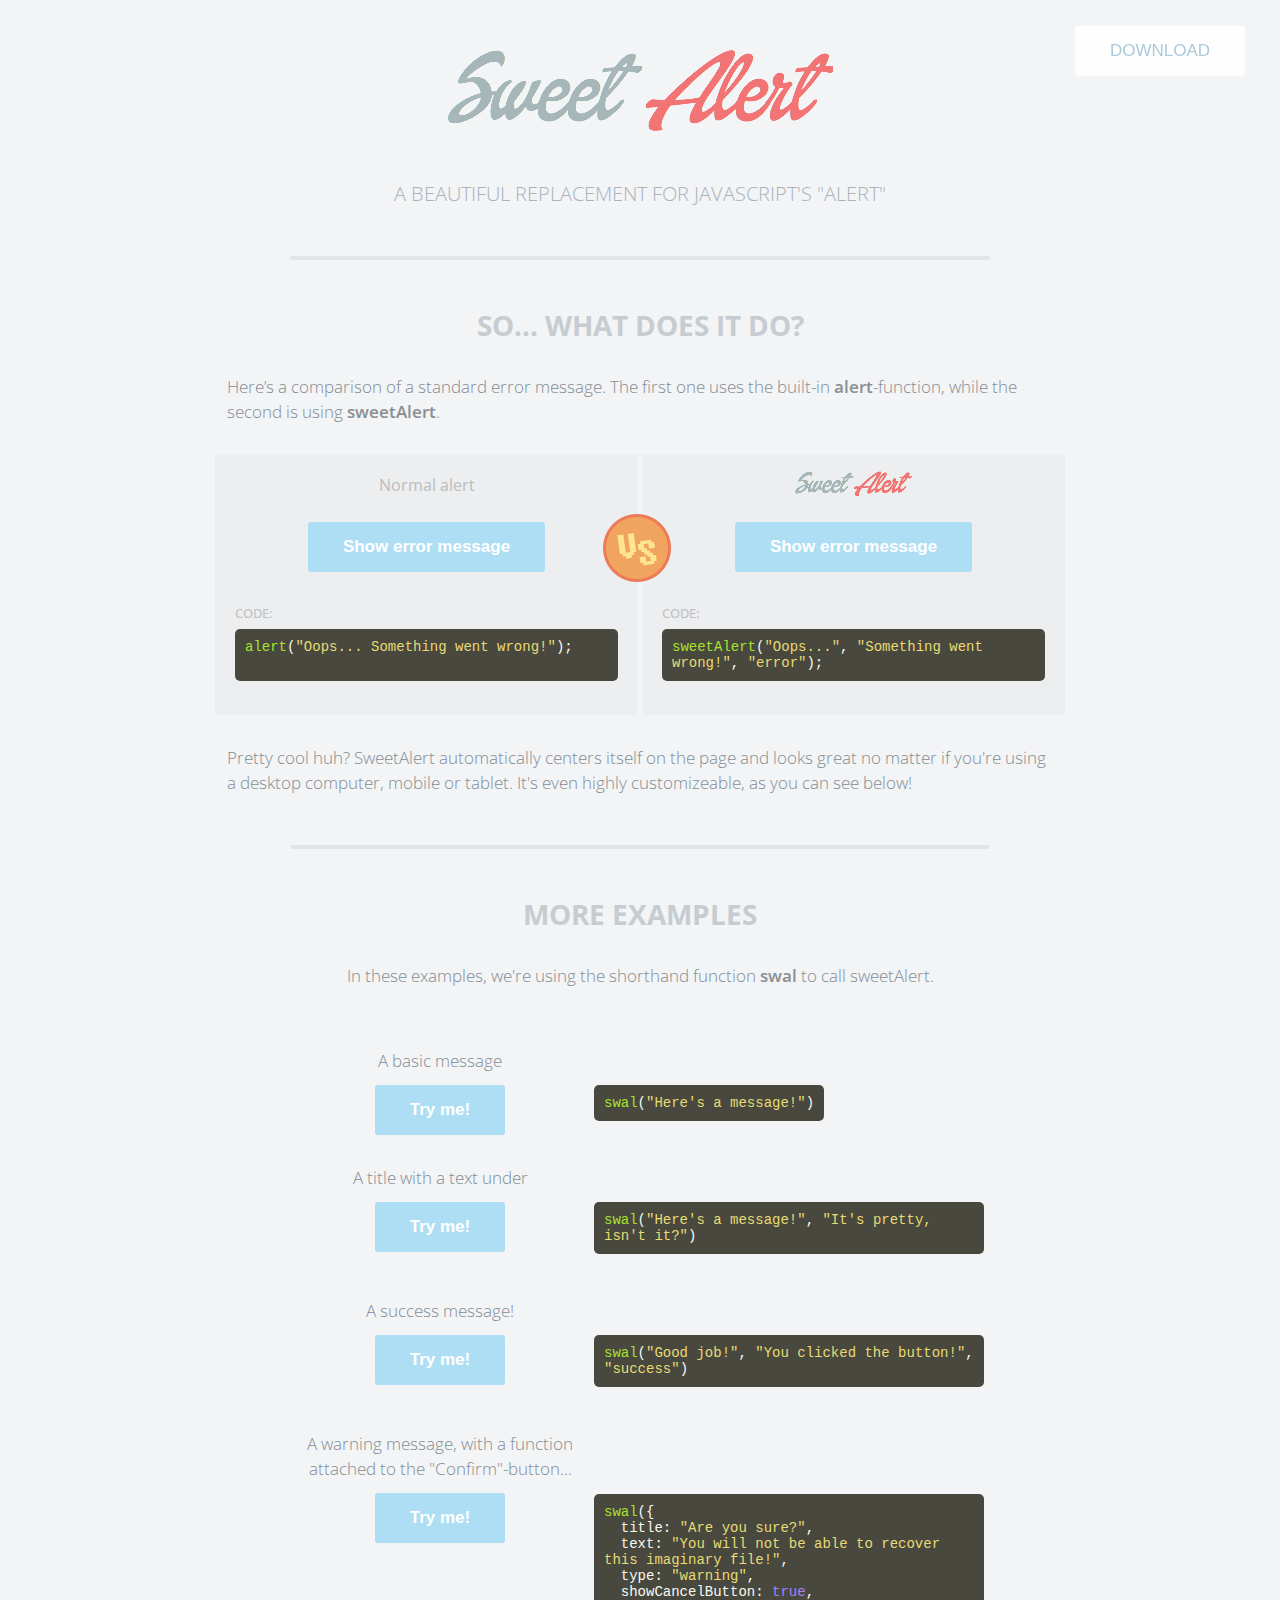
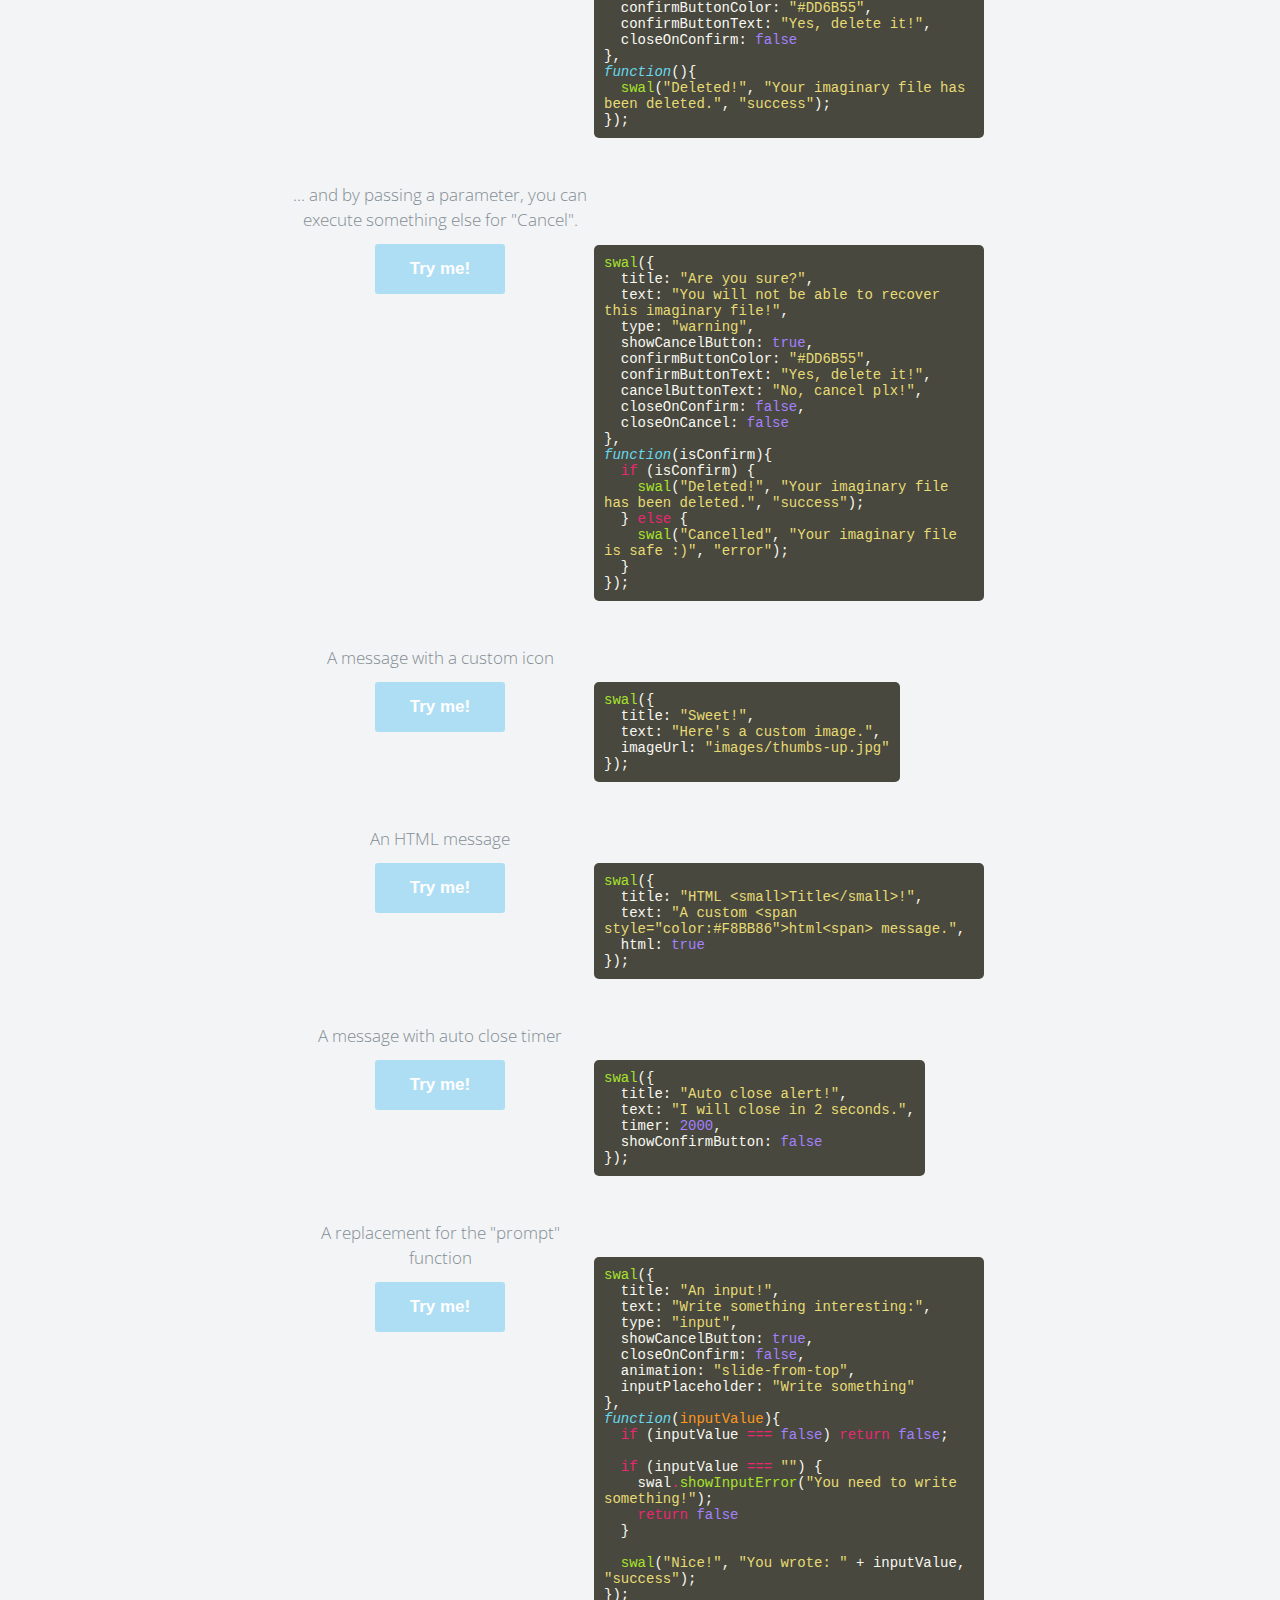
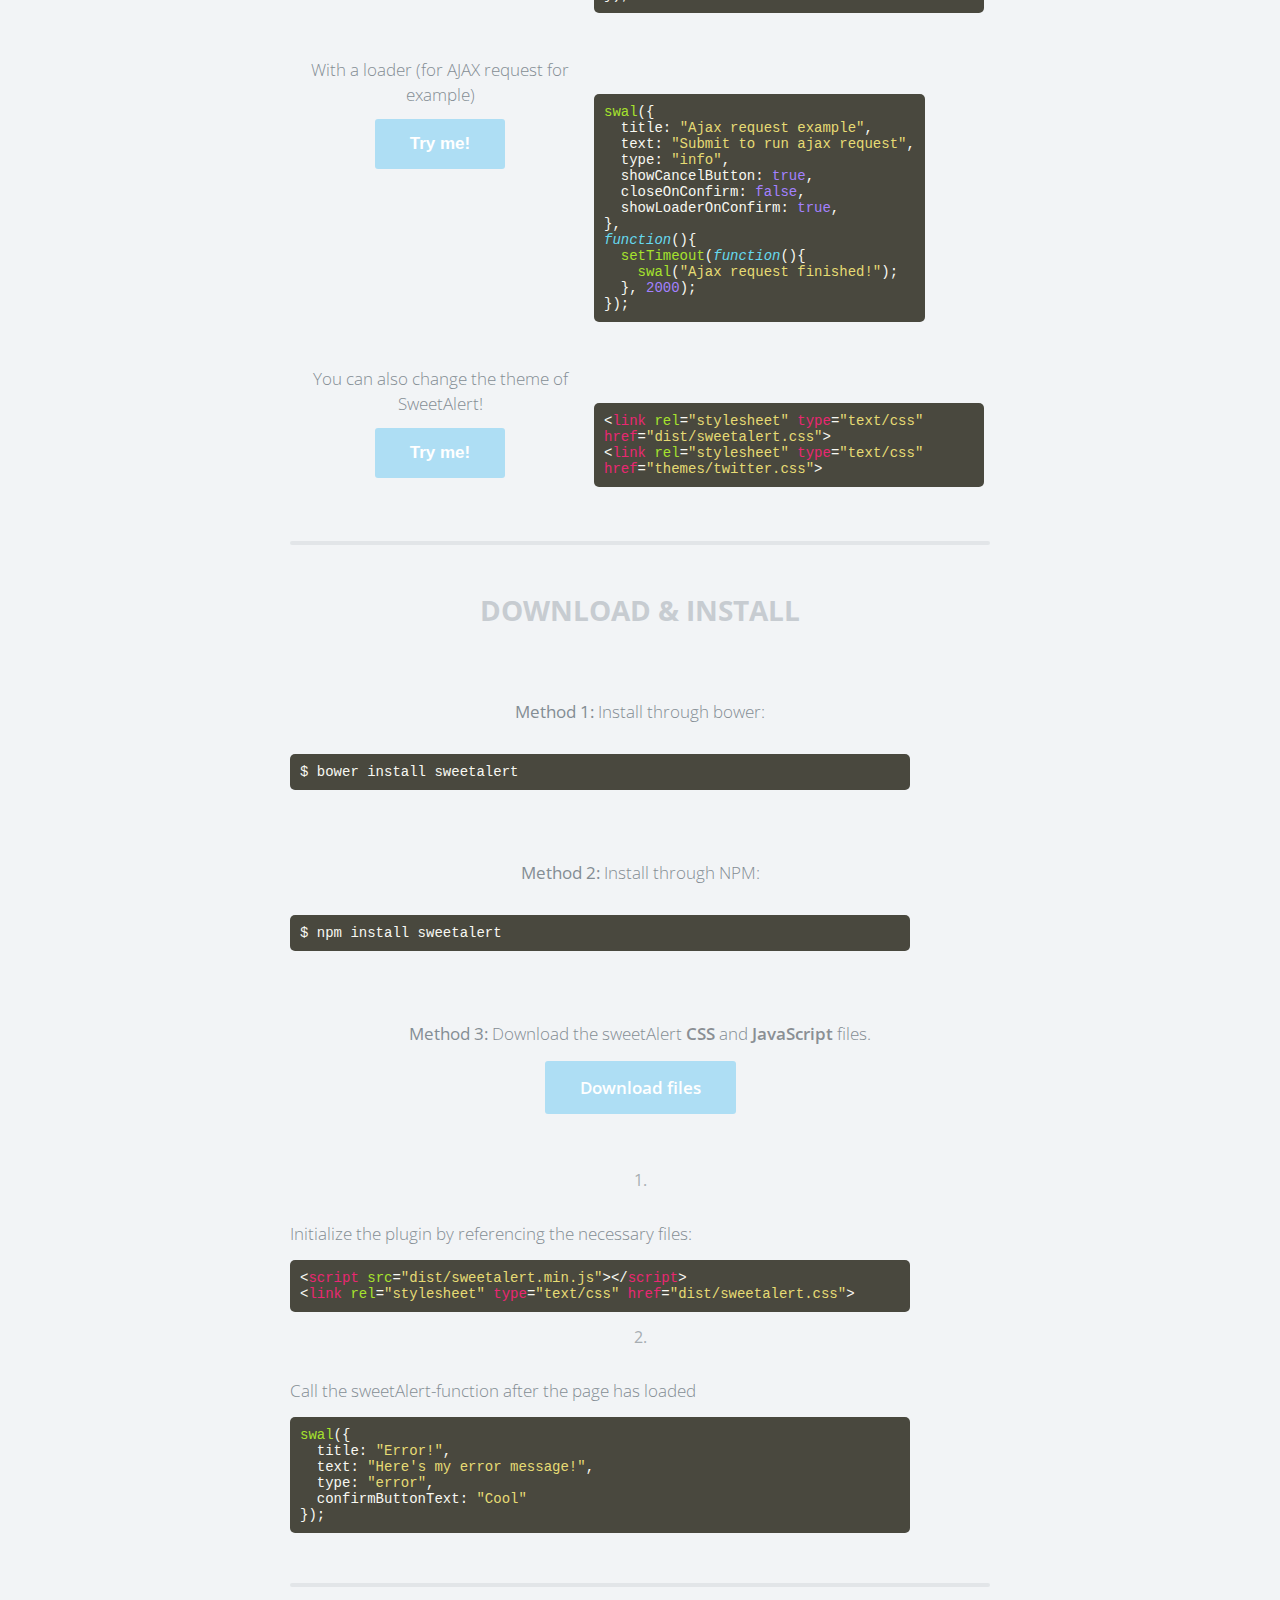
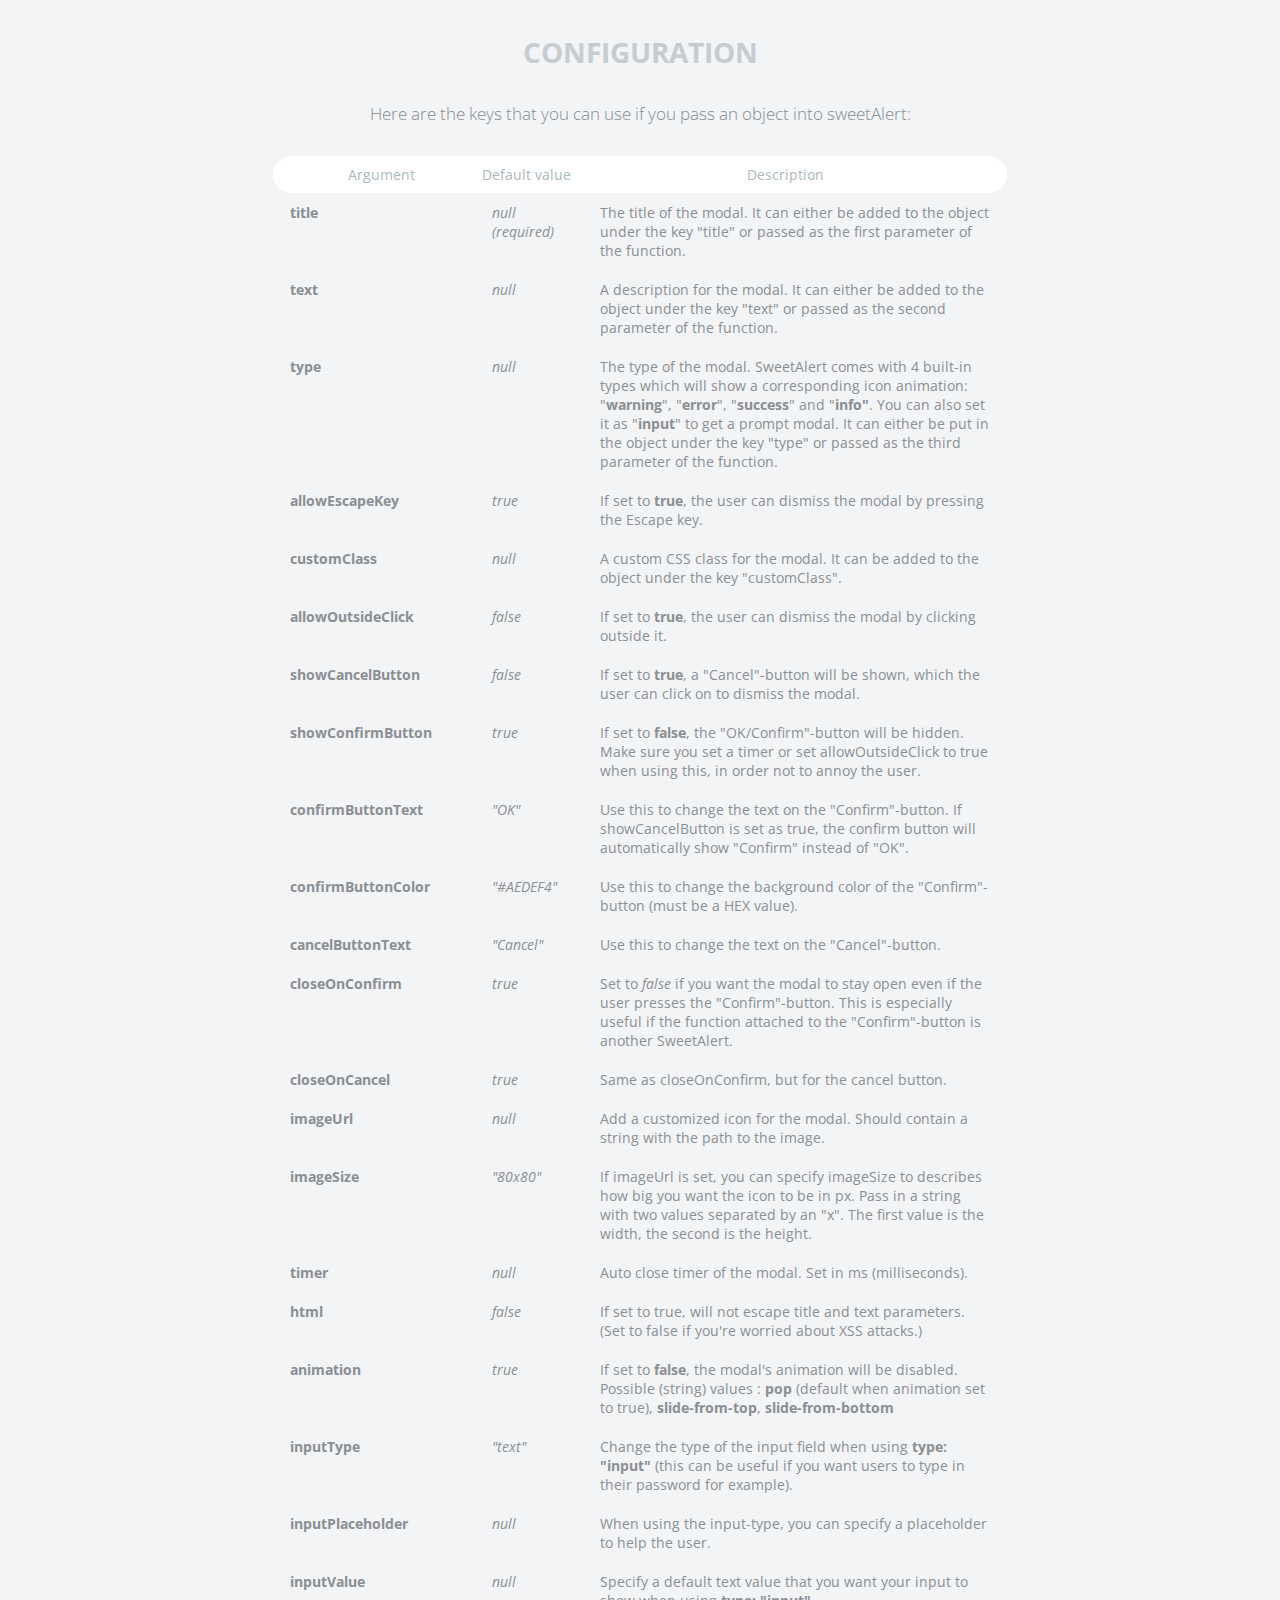
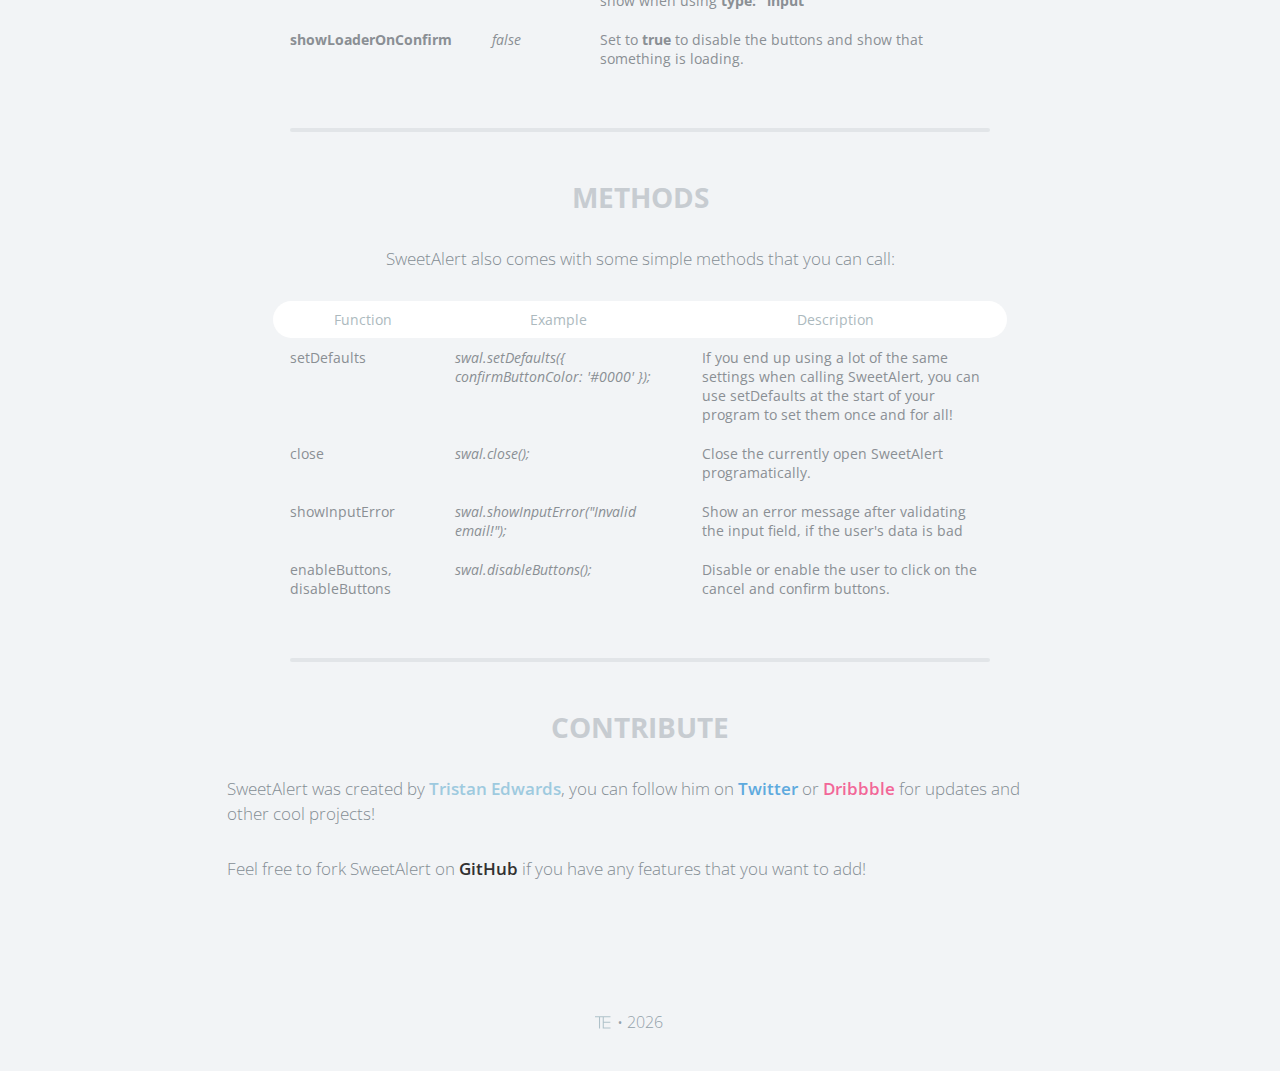
<file: login/sweet alert master/index.html>
<!doctype html>

<html>

<head>
  <meta charset="utf-8">
  <meta name="viewport" content="width=device-width, initial-scale=1, maximum-scale=1, user-scalable=0" />
  <title>SweetAlert</title>

  <link rel="stylesheet" href="example/example.css">
  <script src="https://code.jquery.com/jquery-2.1.3.min.js"></script>

  <!-- This is what you need -->
  <script src="dist/sweetalert-dev.js"></script>
  <link rel="stylesheet" href="dist/sweetalert.css">
  <!--.......................-->

</head>

<body>

<h1>Sweet Alert</h1>
<h2>A beautiful replacement for JavaScript's "Alert"</h2>
<button class="download">Download</button>

<!-- What does it do? -->
<h3>So... What does it do?</h3>
<p>Here’s a comparison of a standard error message. The first one uses the built-in <strong>alert</strong>-function, while the second is using <strong>sweetAlert</strong>.</p>

<div class="showcase normal">
	<h4>Normal alert</h4>
	<button>Show error message</button>

	<h5>Code:</h5>
	<pre><span class="attr">alert</span>(<span class="str">"Oops... Something went wrong!"</span>);

	</pre>

	<div class="vs-icon"></div>
</div>

<div class="showcase sweet">
	<h4>Sweet Alert</h4>
	<button>Show error message</button>

	<h5>Code:</h5>
	<pre><span class="attr">sweetAlert</span>(<span class="str">"Oops..."</span>, <span class="str">"Something went wrong!"</span>, <span class="str">"error"</span>);</pre>
</div>

<p>Pretty cool huh? SweetAlert automatically centers itself on the page and looks great no matter if you're using a desktop computer, mobile or tablet. It's even highly customizeable, as you can see below!</p>


<!-- Examples -->
<h3>More examples</h3>

<p class="center">In these examples, we're using the shorthand function <strong>swal</strong> to call sweetAlert.</p>

<ul class="examples">

	<li class="message">
		<div class="ui">
			<p>A basic message</p>
			<button>Try me!</button>
		</div>
		<pre><span class="attr">swal</span>(<span class="str">"Here's a message!"</span>)</pre>
	</li>

	<li class="title-text">
		<div class="ui">
			<p>A title with a text under</p>
			<button>Try me!</button>
		</div>
		<pre><span class="attr">swal</span>(<span class="str">"Here's a message!"</span>, <span class="str">"It's pretty, isn't it?"</span>)</pre>
	</li>

	<li class="success">
		<div class="ui">
			<p>A success message!</p>
			<button>Try me!</button>
		</div>
		<pre><span class="attr">swal</span>(<span class="str">"Good job!"</span>, <span class="str">"You clicked the button!"</span>, <span class="str">"success"</span>)</pre>
	</li>

	<li class="warning confirm">
		<div class="ui">
			<p>A warning message, with a function attached to the "Confirm"-button...</p>
			<button>Try me!</button>
		</div>
		<pre><span class="attr">swal</span>({
&nbsp;&nbsp;title: <span class="str">"Are you sure?"</span>,
&nbsp;&nbsp;text: <span class="str">"You will not be able to recover this imaginary file!"</span>,
&nbsp;&nbsp;type: <span class="str">"warning"</span>,
&nbsp;&nbsp;showCancelButton: <span class="val">true</span>,
&nbsp;&nbsp;confirmButtonColor: <span class="str">"#DD6B55"</span>,
&nbsp;&nbsp;confirmButtonText: <span class="str">"Yes, delete it!"</span>,
&nbsp;&nbsp;closeOnConfirm: <span class="val">false</span>
},
<span class="func"><i>function</i></span>(){
&nbsp;&nbsp;<span class="attr">swal</span>(<span class="str">"Deleted!"</span>, <span class="str">"Your imaginary file has been deleted."</span>, <span class="str">"success"</span>);
});</pre>
	</li>

	<li class="warning cancel">
		<div class="ui">
			<p>... and by passing a parameter, you can execute something else for "Cancel".</p>
			<button>Try me!</button>
		</div>
		<pre><span class="attr">swal</span>({
&nbsp;&nbsp;title: <span class="str">"Are you sure?"</span>,
&nbsp;&nbsp;text: <span class="str">"You will not be able to recover this imaginary file!"</span>,
&nbsp;&nbsp;type: <span class="str">"warning"</span>,
&nbsp;&nbsp;showCancelButton: <span class="val">true</span>,
&nbsp;&nbsp;confirmButtonColor: <span class="str">"#DD6B55"</span>,
&nbsp;&nbsp;confirmButtonText: <span class="str">"Yes, delete it!"</span>,
&nbsp;&nbsp;cancelButtonText: <span class="str">"No, cancel plx!"</span>,
&nbsp;&nbsp;closeOnConfirm: <span class="val">false</span>,
&nbsp;&nbsp;closeOnCancel: <span class="val">false</span>
},
<span class="func"><i>function</i></span>(isConfirm){
&nbsp;&nbsp;<span class="tag">if</span> (isConfirm) {
&nbsp;&nbsp;&nbsp;&nbsp;<span class="attr">swal</span>(<span class="str">"Deleted!"</span>, <span class="str">"Your imaginary file has been deleted."</span>, <span class="str">"success"</span>);
&nbsp;&nbsp;} <span class="tag">else</span> {
	&nbsp;&nbsp;&nbsp;&nbsp;<span class="attr">swal</span>(<span class="str">"Cancelled"</span>, <span class="str">"Your imaginary file is safe :)"</span>, <span class="str">"error"</span>);
&nbsp;&nbsp;}
});</pre>
	</li>

	<li class="custom-icon">
		<div class="ui">
			<p>A message with a custom icon</p>
			<button>Try me!</button>
		</div>
		<pre><span class="attr">swal</span>({
&nbsp;&nbsp;title: <span class="str">"Sweet!"</span>,
&nbsp;&nbsp;text: <span class="str">"Here's a custom image."</span>,
&nbsp;&nbsp;imageUrl: <span class="str">"images/thumbs-up.jpg"</span>
});</pre>
	</li>

	<li class="message-html">
		<div class="ui">
			<p>An HTML message</p>
			<button>Try me!</button>
		</div>
		<pre><span class="attr">swal</span>({
&nbsp;&nbsp;title: <span class="str">"HTML &lt;small&gt;Title&lt;/small&gt;!"</span>,
&nbsp;&nbsp;text: <span class="str">"A custom &lt;span style="color:#F8BB86"&gt;html&lt;span&gt; message."</span>,
&nbsp;&nbsp;html: <span class="val">true</span>
});</pre>
	</li>

	<li class="timer">
		<div class="ui">
			<p>A message with auto close timer</p>
			<button>Try me!</button>
		</div>
		<pre><span class="attr">swal</span>({
&nbsp;&nbsp;title: <span class="str">"Auto close alert!"</span>,
&nbsp;&nbsp;text: <span class="str">"I will close in 2 seconds."</span>,
&nbsp;&nbsp;timer: <span class="val">2000</span>,
&nbsp;&nbsp;showConfirmButton: <span class="val">false</span>
});</pre>
	</li>


	<li class="input">
		<div class="ui">
			<p>A replacement for the "prompt" function</p>
			<button>Try me!</button>
		</div>
		<pre><span class="attr">swal</span>({
&nbsp;&nbsp;title: <span class="str">"An input!"</span>,
&nbsp;&nbsp;text: <span class="str">"Write something interesting:"</span>,
&nbsp;&nbsp;type: <span class="str">"input"</span>,
&nbsp;&nbsp;showCancelButton: <span class="val">true</span>,
&nbsp;&nbsp;closeOnConfirm: <span class="val">false</span>,
&nbsp;&nbsp;animation: <span class="str">"slide-from-top"</span>,
&nbsp;&nbsp;inputPlaceholder: <span class="str">"Write something"</span>
},
<span class="func"><i>function</i></span>(<span class="arg">inputValue</span>){
&nbsp;&nbsp;<span class="tag">if</span> (inputValue <span class="tag">===</span> <span class="val">false</span>) <span class="tag">return</span> <span class="val">false</span>;
&nbsp;&nbsp;
&nbsp;&nbsp;<span class="tag">if</span> (inputValue <span class="tag">===</span> <span class="str">""</span>) {
&nbsp;&nbsp;&nbsp;&nbsp;swal<span class="tag">.</span><span class="attr">showInputError</span>(<span class="str">"You need to write something!"</span>);
&nbsp;&nbsp;&nbsp;&nbsp;<span class="tag">return</span> <span class="val">false</span>
&nbsp;&nbsp;}
&nbsp;&nbsp;
&nbsp;&nbsp;<span class="attr">swal</span>(<span class="str">"Nice!"</span>, <span class="str">"You wrote: "</span> + inputValue, <span class="str">"success"</span>);
});</pre>
	</li>

  <li class="ajax">
    <div class="ui">
			<p>With a loader (for AJAX request for example)</p>
			<button>Try me!</button>
		</div>
		<pre><span class="attr">swal</span>({
&nbsp;&nbsp;title: <span class="str">"Ajax request example"</span>,
&nbsp;&nbsp;text: <span class="str">"Submit to run ajax request"</span>,
&nbsp;&nbsp;type: <span class="str">"info"</span>,
&nbsp;&nbsp;showCancelButton: <span class="val">true</span>,
&nbsp;&nbsp;closeOnConfirm: <span class="val">false</span>,
&nbsp;&nbsp;showLoaderOnConfirm: <span class="val">true</span>,
},
<span class="func"><i>function</i></span>(){
&nbsp;&nbsp;<span class="attr">setTimeout</span>(<span class="func"><i>function</i></span>(){
&nbsp;&nbsp;&nbsp;&nbsp;<span class="attr">swal</span>(<span class="str">"Ajax request finished!"</span>);
&nbsp;&nbsp;}, <span class="val">2000</span>);
});</pre>
	</li>

	<li class="theme">
		<div class="ui">
			<p>You can also change the theme of SweetAlert!</p>
			<button>Try me!</button>
		</div>
		<pre>&lt;<span class="tag">link</span> <span class="attr">rel</span>=<span class="str">"stylesheet"</span> <span class="tag">type</span>=<span class="str">"text/css"</span> <span class="tag">href</span>=<span class="str">"dist/sweetalert.css"</span>&gt;
			&lt;<span class="tag">link</span> <span class="attr">rel</span>=<span class="str">"stylesheet"</span> <span class="tag">type</span>=<span class="str">"text/css"</span> <span class="tag">href</span>=<span class="str">"themes/twitter.css"</span>&gt;</pre>
	</li>

</ul>


<!-- Download & Install -->
<h3 id="download-section">Download & install</h3>

<div class="center-container">
	<p class="center"><b>Method 1:</b> Install through bower:</p>
	<pre class="center">$ bower install sweetalert</pre>
</div>

<div class="center-container">
	<p class="center"><b>Method 2:</b> Install through NPM:</p>
	<pre class="center">$ npm install sweetalert</pre>
</div>

<p class="center"><b>Method 3:</b> Download the sweetAlert <strong>CSS</strong> and <strong>JavaScript</strong> files.</p>

<a class="button" href="https://github.com/t4t5/sweetalert/archive/master.zip" download>Download files</a>

<ol>
	<li>
		<p>Initialize the plugin by referencing the necessary files:</p>
		<pre>&lt;<span class="tag">script</span> <span class="attr">src</span>=<span class="str">"dist/sweetalert.min.js"</span>&gt;&lt;/<span class="tag">script</span>&gt;
&lt;<span class="tag">link</span> <span class="attr">rel</span>=<span class="str">"stylesheet"</span> <span class="tag">type</span>=<span class="str">"text/css"</span> <span class="tag">href</span>=<span class="str">"dist/sweetalert.css"</span>&gt;</pre>
	</li>

	<li>
		<p>Call the sweetAlert-function after the page has loaded</p>
		<pre><span class="attr">swal</span>({
&nbsp;&nbsp;title: <span class="str">"Error!"</span>,
&nbsp;&nbsp;text: <span class="str">"Here's my error message!"</span>,
&nbsp;&nbsp;type: <span class="str">"error"</span>,
&nbsp;&nbsp;confirmButtonText: <span class="str">"Cool"</span>
});
</pre>
	</li>
</ol>



<!-- Configuration -->
<h3>Configuration</h3>

<p class="center">Here are the keys that you can use if you pass an object into sweetAlert:</p>

<table>
	<tr class="titles">
		<th>
			<div class="border-left"></div>
			Argument
		</th>
		<th>Default value</th>
		<th>
			<div class="border-right"></div>
			Description
		</th>
	</tr>
	<tr>
		<td><b>title</b></td>
		<td><i>null (required)</i></td>
		<td>The title of the modal. It can either be added to the object under the key "title" or passed as the first parameter of the function.</td>
	</tr>
	<tr>
		<td><b>text</b></td>
		<td><i>null</i></td>
		<td>A description for the modal. It can either be added to the object under the key "text" or passed as the second parameter of the function.</td>
	</tr>
	<tr>
		<td><b>type</b></td>
		<td><i>null</i></td>
		<td>The type of the modal. SweetAlert comes with 4 built-in types which will show a corresponding icon animation: "<strong>warning</strong>", "<strong>error</strong>", "<strong>success</strong>" and "<strong>info"</strong>. You can also set it as "<strong>input</strong>" to get a prompt modal. It can either be put in the object under the key "type" or passed as the third parameter of the function.</td>
	</tr>
    <tr>
      <td><b>allowEscapeKey</b></td>
      <td><i>true</i></td>
      <td>If set to <strong>true</strong>, the user can dismiss the modal by pressing the Escape key.</td>
    </tr>
	<tr>
		<td><b>customClass</b></td>
		<td><i>null</i></td>
		<td>A custom CSS class for the modal. It can be added to the object under the key "customClass".</td>
	</tr>
	<tr>
		<td><b>allowOutsideClick</b></td>
		<td><i>false</i></td>
		<td>If set to <strong>true</strong>, the user can dismiss the modal by clicking outside it.</td>
	</tr>
	<tr>
		<td><b>showCancelButton</b></td>
		<td><i>false</i></td>
		<td>If set to <strong>true</strong>, a "Cancel"-button will be shown, which the user can click on to dismiss the modal.</td>
	</tr>
	<tr>
		<td><b>showConfirmButton</b></td>
		<td><i>true</i></td>
		<td>If set to <strong>false</strong>, the "OK/Confirm"-button will be hidden. Make sure you set a timer or set allowOutsideClick to true when using this, in order not to annoy the user.</td>
	</tr>
	<tr>
		<td><b>confirmButtonText</b></td>
		<td><i>"OK"</i></td>
		<td>Use this to change the text on the "Confirm"-button. If showCancelButton is set as true, the confirm button will automatically show "Confirm" instead of "OK".</td>
	</tr>
	<tr>
		<td><b>confirmButtonColor</b></td>
		<td><i>"#AEDEF4"</i></td>
		<td>Use this to change the background color of the "Confirm"-button (must be a HEX value).</td>
	</tr>
	<tr>
		<td><b>cancelButtonText</b></td>
		<td><i>"Cancel"</i></td>
		<td>Use this to change the text on the "Cancel"-button.</td>
	</tr>
	<tr>
		<td><b>closeOnConfirm</b></td>
		<td><i>true</i></td>
		<td>Set to <i>false</i> if you want the modal to stay open even if the user presses the "Confirm"-button. This is especially useful if the function attached to the "Confirm"-button is another SweetAlert.</td>
	</tr>
	<tr>
		<td><b>closeOnCancel</b></td>
		<td><i>true</i></td>
		<td>Same as closeOnConfirm, but for the cancel button.</td>
	</tr>
	<tr>
		<td><b>imageUrl</b></td>
		<td><i>null</i></td>
		<td>Add a customized icon for the modal. Should contain a string with the path to the image.</td>
	</tr>
	<tr>
		<td><b>imageSize</b></td>
		<td><i>"80x80"</i></td>
		<td>If imageUrl is set, you can specify imageSize to describes how big you want the icon to be in px. Pass in a string with two values separated by an "x". The first value is the width, the second is the height.</td>
	</tr>
	<tr>
		<td><b>timer</b></td>
		<td><i>null</i></td>
		<td>Auto close timer of the modal. Set in ms (milliseconds).</td>
	</tr>
	<tr>
		<td><b>html</b></td>
		<td><i>false</i></td>
		<td>If set to true, will not escape title and text parameters. (Set to false if you're worried about XSS attacks.)</td>
	</tr>
	<tr>
		<td><b>animation</b></td>
		<td><i>true</i></td>
		<td>If set to <strong>false</strong>, the modal's animation will be disabled. Possible (string) values : <strong>pop</strong> (default when animation set to true), <strong>slide-from-top</strong>, <strong>slide-from-bottom</strong></td>
	</tr>
	<tr>
		<td><b>inputType</b></td>
		<td><i>"text"</i></td>
		<td>Change the type of the input field when using <strong>type: "input"</strong> (this can be useful if you want users to type in their password for example).</td>
	</tr>
	<tr>
		<td><b>inputPlaceholder</b></td>
		<td><i>null</i></td>
		<td>When using the input-type, you can specify a placeholder to help the user.</td>
	</tr>
	<tr>
		<td><b>inputValue</b></td>
		<td><i>null</i></td>
		<td>Specify a default text value that you want your input to show when using <strong>type: "input"</strong></td>
	</tr>
	<tr>
		<td><b>showLoaderOnConfirm</b></td>
		<td><i>false</i></td>
    <td>Set to <strong>true</strong> to disable the buttons and show that something is loading.</td>
	</tr>
</table>


<!-- Methods -->
<h3>Methods</h3>

<p class="center">SweetAlert also comes with some simple methods that you can call:</p>

<table>
	<tr class="titles">
		<th>
			<div class="border-left"></div>
			Function
		</th>
		<th>Example</th>
		<th>
			<div class="border-right"></div>
			Description
		</th>
	</tr>
	<tr>
		<td>setDefaults</td>
		<td><i>swal.setDefaults({ confirmButtonColor: '#0000' });</i></td>
		<td>If you end up using a lot of the same settings when calling SweetAlert, you can use setDefaults at the start of your program to set them once and for all!</td>
	</tr>
	<tr>
		<td>close</td>
		<td><i>swal.close();</i></td>
		<td>Close the currently open SweetAlert programatically.</td>
	</tr>
	<tr>
		<td>showInputError</td>
		<td><i>swal.showInputError("Invalid email!");</i></td>
		<td>Show an error message after validating the input field, if the user's data is bad</td>
	</tr>
	<tr>
		<td>enableButtons, disableButtons</td>
		<td><i>swal.disableButtons();</i></td>
		<td>Disable or enable the user to click on the cancel and confirm buttons.</td>
	</tr>
</table>



<!-- Contribute -->
<h3>Contribute</h3>
<p>SweetAlert was created by <a href="http://tristanedwards.me" target="_blank">Tristan Edwards</a>, you can follow him on <a href="https://twitter.com/t4t5" target="_blank" class="twitter">Twitter</a> or <a href="https://dribbble.com/tristanedwards" target="_blank" class="dribbble">Dribbble</a> for updates and other cool projects!</p>
<p>Feel free to fork SweetAlert on <a href="https://github.com/t4t5/sweetalert" class="github">GitHub</a> if you have any features that you want to add!</p>


<footer>
	<span class="te-logo">TE</span> • <script>document.write(new Date().getFullYear())</script>
</footer>


<script>

document.querySelector('button.download').onclick = function(){
	$("html, body").animate({ scrollTop: $("#download-section").offset().top }, 1000);
};

document.querySelector('.showcase.normal button').onclick = function(){
	alert("Oops... Something went wrong!");
};

document.querySelector('.showcase.sweet button').onclick = function(){
	swal("Oops...", "Something went wrong!", "error");
};

document.querySelector('ul.examples li.message button').onclick = function(){
	swal("Here's a message!");
};

document.querySelector('ul.examples li.timer button').onclick = function(){
	swal({
		title: "Auto close alert!",
		text: "I will close in 2 seconds.",
		timer: 2000,
		showConfirmButton: false
	});
};

document.querySelector('ul.examples li.title-text button').onclick = function(){
	swal("Here's a message!", "It's pretty, isn't it?");
};

document.querySelector('ul.examples li.success button').onclick = function(){
	swal("Good job!", "You clicked the button!", "success");
};

document.querySelector('ul.examples li.warning.confirm button').onclick = function(){
	swal({
		title: "Are you sure?",
		text: "You will not be able to recover this imaginary file!",
		type: "warning",
		showCancelButton: true,
		confirmButtonColor: '#DD6B55',
		confirmButtonText: 'Yes, delete it!',
		closeOnConfirm: false
	},
	function(){
		swal("Deleted!", "Your imaginary file has been deleted!", "success");
	});
};

document.querySelector('ul.examples li.warning.cancel button').onclick = function(){
	swal({
		title: "Are you sure?",
		text: "You will not be able to recover this imaginary file!",
		type: "warning",
		showCancelButton: true,
		confirmButtonColor: '#DD6B55',
		confirmButtonText: 'Yes, delete it!',
		cancelButtonText: "No, cancel plx!",
		closeOnConfirm: false,
		closeOnCancel: false
	},
	function(isConfirm){
    if (isConfirm){
      swal("Deleted!", "Your imaginary file has been deleted!", "success");
    } else {
      swal("Cancelled", "Your imaginary file is safe :)", "error");
    }
	});
};

document.querySelector('ul.examples li.custom-icon button').onclick = function(){
	swal({
		title: "Sweet!",
		text: "Here's a custom image.",
		imageUrl: 'example/images/thumbs-up.jpg'
	});
};

document.querySelector('ul.examples li.message-html button').onclick = function(){
	swal({
		title: "HTML <small>Title</small>!",
		text: 'A custom <span style="color:#F8BB86">html<span> message.',
		html: true
	});
};

document.querySelector('ul.examples li.input button').onclick = function(){
	swal({
		title: "An input!",
		text: 'Write something interesting:',
		type: 'input',
		showCancelButton: true,
		closeOnConfirm: false,
		animation: "slide-from-top",
		inputPlaceholder: "Write something",
	},
	function(inputValue){
		if (inputValue === false) return false;

		if (inputValue === "") {
			swal.showInputError("You need to write something!");
			return false;
		}
    
		swal("Nice!", 'You wrote: ' + inputValue, "success");

	});
};

document.querySelector('ul.examples li.theme button').onclick = function() {
	swal({
		title: "Themes!",
		text: "Here's the Twitter theme for SweetAlert!",
		confirmButtonText: "Cool!",
		customClass: 'twitter'
	});
};

document.querySelector('ul.examples li.ajax button').onclick = function() {
  swal({
    title: 'Ajax request example',
    text: 'Submit to run ajax request',
    type: 'info',
    showCancelButton: true,
    closeOnConfirm: false,
    showLoaderOnConfirm: true,
  }, function(){
    setTimeout(function() {
      swal('Ajax request finished!');
    }, 2000);
  });
};

</script>



</body>

</html>
</file>
<file: login/sweet alert master/example/example.css>
@import url(http://fonts.googleapis.com/css?family=Open+Sans:400,600,700,300);
@import url(http://fonts.googleapis.com/css?family=Open+Sans+Condensed:700);
body {
  background-color: #f2f4f6;
  font-family: 'Open Sans', sans-serif;
  text-align: center; }

h1 {
  background-image: url("images/logo_big.png");
  background-image: -webkit-image-set(url("images/logo_big.png") 1x, url("images/logo_big@2x.png") 2x);
  width: 385px;
  height: 81px;
  text-indent: -9999px;
  white-space: nowrap;
  margin: 50px auto; }
  @media all and (max-width: 420px) {
    h1 {
      width: 300px;
      background-size: contain;
      background-repeat: no-repeat;
      background-position: center; } }
  @media all and (max-width: 330px) {
    h1 {
      width: 250px; } }

h2 {
  font-size: 20px;
  color: #A9B2BC;
  line-height: 25px;
  text-transform: uppercase;
  font-weight: 300;
  text-align: center;
  display: block; }

h3 {
  font-size: 28px;
  color: #C7CCD1;
  text-transform: uppercase;
  font-family: 'Open Sans Condensed', sans-serif;
  margin-top: 100px;
  text-align: center;
  position: relative; }
  h3#download-section {
    margin-top: 50px;
    padding-top: 40px; }
  h3::after {
    content: "";
    background-color: #e2e5e8;
    height: 4px;
    width: 700px;
    left: 50%;
    margin-left: -350px;
    position: absolute;
    margin-top: -50px;
    border-radius: 2px; }
    @media all and (max-width: 740px) {
      h3::after {
        width: auto;
        left: 20px;
        right: 20px;
        margin-left: 0; } }

a {
  text-decoration: none; }

p {
  max-width: 826px;
  margin: 30px auto;
  font-size: 17px;
  font-weight: 300;
  color: #848D94;
  line-height: 25px;
  text-align: left; }
  p.center {
    text-align: center; }
  p strong {
    color: #8A8F94;
    font-weight: 600; }
  p a {
    color: #9ECADF;
    font-weight: 600; }
    p a:hover {
      text-decoration: underline; }
    p a.twitter {
      color: #5eaade; }
    p a.dribbble {
      color: #f26798; }
    p a.github {
      color: #323131; }

button, .button {
  background-color: #AEDEF4;
  color: white;
  border: none;
  box-shadow: none;
  font-size: 17px;
  font-weight: 500;
  font-weight: 600;
  border-radius: 3px;
  padding: 15px 35px;
  margin: 26px 5px 0 5px;
  cursor: pointer; }
  button:focus, .button:focus {
    outline: none; }
  button:hover, .button:hover {
    background-color: #a1d9f2; }
  button:active, .button:active {
    background-color: #81ccee; }
  button.cancel, .button.cancel {
    background-color: #D0D0D0; }
    button.cancel:hover, .button.cancel:hover {
      background-color: #c8c8c8; }
    button.cancel:active, .button.cancel:active {
      background-color: #b6b6b6; }
  button.download, .button.download {
    position: fixed;
    right: 30px;
    top: 0;
    background-color: rgba(255, 255, 255, 0.9);
    color: #ABCADA;
    font-weight: 500;
    text-transform: uppercase;
    z-index: 3; }
    @media all and (max-width: 1278px) {
      button.download, .button.download {
        display: none; } }

.center-container {
  max-width: 700px;
  margin: 70px auto; }

pre {
  background-color: #49483e;
  color: #f8f8f2;
  padding: 10px;
  border-radius: 5px;
  white-space: pre-line;
  text-align: left;
  font-size: 14px;
  max-width: 600px; }
  pre .str {
    color: #e6db74; }
  pre .func {
    color: #66d9ef; }
  pre .val {
    color: #a381ff; }
  pre .tag {
    color: #e92772; }
  pre .attr {
    color: #a6e22d; }
  pre .arg {
    color: #fd9720; }

.showcase {
  background-color: #eceef0;
  padding: 20px;
  display: inline-block;
  width: 383px;
  vertical-align: top;
  position: relative; }
  @media all and (max-width: 865px) {
    .showcase {
      margin: 5px auto;
      padding: 46px 20px; } }
  @media all and (max-width: 440px) {
    .showcase {
      width: auto; } }
  .showcase h4 {
    font-size: 16px;
    color: #BCBCBC;
    line-height: 22px;
    margin: 0 auto;
    font-weight: 400; }
  .showcase.sweet h4 {
    width: 117px;
    height: 25px;
    margin-top: -3px;
    text-indent: -9999px;
    background-image: url("images/logo_small.png");
    background-image: -webkit-image-set(url("images/logo_small.png") 1x, url("images/logo_small@2x.png") 2x); }
  .showcase h5 {
    margin-bottom: -7px;
    text-align: left;
    font-weight: 500;
    text-transform: uppercase;
    color: #c2c2c2; }
  .showcase button {
    margin-bottom: 10px; }
  .showcase .vs-icon {
    background-image: url("images/vs_icon.png");
    background-image: -webkit-image-set(url("images/vs_icon.png") 1x, url("images/vs_icon@2x.png") 2x);
    width: 69px;
    height: 69px;
    position: absolute;
    right: -34px;
    top: 60px;
    z-index: 2; }
    @media all and (max-width: 865px) {
      .showcase .vs-icon {
        margin: 5px auto;
        right: auto;
        left: 50%;
        margin-left: -35px;
        top: auto;
        bottom: -35px; } }

ul.examples {
  list-style-type: none;
  width: 700px;
  margin: 0 auto;
  text-align: left;
  padding-left: 0; }
  @media all and (max-width: 758px) {
    ul.examples {
      width: auto; } }
  ul.examples li {
    padding-left: 0; }
  ul.examples .ui, ul.examples pre {
    display: inline-block;
    vertical-align: top; }
    @media all and (max-width: 758px) {
      ul.examples .ui, ul.examples pre {
        display: block;
        max-width: none;
        margin: 0 auto; } }
  ul.examples .ui {
    width: 300px;
    text-align: center; }
    ul.examples .ui button {
      margin-top: 12px; }
    ul.examples .ui p {
      text-align: center;
      margin-bottom: 0; }
  ul.examples pre {
    max-width: 370px;
    margin-top: 67px; }
    @media all and (max-width: 758px) {
      ul.examples pre {
        margin-top: 16px !important;
        margin-bottom: 60px; } }
  ul.examples .warning pre {
    margin-top: 93px; }

ol {
  max-width: 700px;
  margin: 70px auto;
  list-style-position: inside;
  padding-left: 0; }
  ol li {
    color: #A7ADB2; }
    ol li p {
      margin-bottom: 10px; }

table {
  width: 700px;
  font-size: 14px;
  color: #8a8f94;
  margin: 10px auto;
  text-align: left;
  border-collapse: collapse; }
  @media all and (max-width: 750px) {
    table {
      width: auto;
      margin: 10px 20px; } }
  table th {
    background-color: white;
    padding: 9px;
    color: #acb9be;
    font-weight: 400;
    text-align: center;
    position: relative; }
    table th .border-left, table th .border-right {
      position: absolute;
      background-color: white;
      border-radius: 50%;
      top: 0;
      left: -17px;
      width: 37px;
      height: 37px; }
    table th .border-right {
      left: auto;
      right: -17px; }
    @media all and (max-width: 750px) {
      table th:nth-child(2) {
        display: none; } }
  table td {
    padding: 10px 20px;
    vertical-align: top; }
    table td:first-child {
      padding-left: 0px; }
    table td:last-child {
      padding-right: 0px; }
    @media all and (max-width: 750px) {
      table td:nth-child(2) {
        display: none; } }
    @media all and (max-width: 360px) {
      table td {
        padding: 10px 4px; }
        table td b {
          font-size: 13px; } }

footer {
  margin-top: 100px;
  padding-bottom: 30px;
  color: #9A999F;
  display: inline-block;
  position: relative;
  color: gray;
  font-weight: 400;
  color: #93a1aa;
  font-weight: 300; }
  footer .te-logo {
    text-indent: -99999px;
    background-size: contain;
    background-repeat: no-repeat;
    background-position: center center;
    height: 16px;
    width: 16px;
    display: inline-block;
    margin-right: 5px;
    background-image: url("images/te-logo-small.svg");
    position: absolute;
    left: -22px;
    top: 3px; }

.sweet-alert.twitter {
  font-family: "Helvetica Neue", Helvetica, Arial, sans-serif;
  padding: 15px;
  padding-top: 55px;
  text-align: right;
  border-radius: 6px;
  box-shadow: 0px 0px 0px 1px rgba(0, 0, 0, 0.11), 0px 6px 30px rgba(0, 0, 0, 0.14); }
  .sweet-alert.twitter ~ .sweet-overlay {
    background: rgba(41, 47, 51, 0.9); }
  .sweet-alert.twitter h2 {
    position: absolute;
    top: 0;
    left: 0;
    right: 0;
    height: 40px;
    line-height: 40px;
    font-size: 16px;
    font-weight: 400;
    color: #8899a6;
    margin: 0;
    color: #66757f;
    border-bottom: 1px solid #e1e8ed; }
  .sweet-alert.twitter p {
    display: block;
    text-align: center;
    color: #66757f;
    font-weight: 400;
    font-size: 13px;
    margin-top: 7px; }
  .sweet-alert.twitter .sa-button-container {
    background-color: #f5f8fa;
    border-top: 1px solid #e1e8ed;
    box-shadow: 0px -1px 0px white;
    margin: -15px;
    margin-top: 0; }
  .sweet-alert.twitter[data-has-confirm-button=false][data-has-cancel-button=false] {
    padding-bottom: 10px; }
    .sweet-alert.twitter[data-has-confirm-button=false][data-has-cancel-button=false] .sa-button-container {
      display: none; }
  .sweet-alert.twitter button {
    border-radius: 2px;
    box-shadow: none !important;
    text-shadow: 0px -1px 0px rgba(0, 0, 0, 0.3);
    margin: 17px 0px;
    border-radius: 4px;
    font-size: 14px;
    font-weight: 600;
    padding: 8px 16px;
    position: relative; }
    .sweet-alert.twitter button:focus, .sweet-alert.twitter button.cancel:focus {
      box-shadow: none !important; }
      .sweet-alert.twitter button:focus::before, .sweet-alert.twitter button.cancel:focus::before {
        content: "";
        position: absolute;
        left: -5px;
        top: -5px;
        right: -5px;
        bottom: -5px;
        border: 2px solid #a5b0b4;
        border-radius: 8px; }
    .sweet-alert.twitter button.confirm {
      background-color: #55acee !important;
      background-image: linear-gradient(transparent, rgba(0, 0, 0, 0.05));
      -ms-filter: "progid:DXImageTransform.Microsoft.gradient(startColorstr=#00000000, endColorstr=#0C000000)";
      border: 1px solid #3b88c3;
      box-shadow: inset 0 1px 0 rgba(255, 255, 255, 0.15);
      margin-right: 15px; }
      .sweet-alert.twitter button.confirm:hover {
        background-color: #55acee;
        background-image: linear-gradient(transparent, rgba(0, 0, 0, 0.15));
        -ms-filter: "progid:DXImageTransform.Microsoft.gradient(startColorstr=#00000000, endColorstr=#26000000)";
        border-color: #3b88c3; }
    .sweet-alert.twitter button.cancel {
      color: #66757e;
      background-color: #f5f8fa;
      background-image: linear-gradient(#fff, #f5f8fa);
      text-shadow: 0px -1px 0px white;
      margin-right: 9px;
      border: 1px solid #e1e8ed; }
      .sweet-alert.twitter button.cancel:hover, .sweet-alert.twitter button.cancel:focus:hover {
        background-color: #e1e8ed;
        background-image: linear-gradient(#fff, #e1e8ed);
        -ms-filter: "progid:DXImageTransform.Microsoft.gradient(enabled=false)";
        border-color: #e1e8ed; }
      .sweet-alert.twitter button.cancel:focus {
        background: #fff;
        border-color: #fff; }
  .sweet-alert.twitter .sa-icon {
    transform: scale(0.72);
    margin-bottom: -2px;
    margin-top: -10px; }
  .sweet-alert.twitter input {
    border: 1px solid #e1e8ed;
    border-radius: 3px;
    padding: 10px 7px;
    height: auto;
    box-shadow: none;
    font-size: 13px;
    margin: 10px 0; }
    .sweet-alert.twitter input:focus {
      border-color: #94A1A6;
      box-shadow: inset 0 0 0 1px rgba(77, 99, 107, 0.7); }
  .sweet-alert.twitter fieldset .sa-input-error {
    display: none; }
  .sweet-alert.twitter .sa-error-container {
    text-align: center;
    border: none;
    background-color: #fbedc0;
    margin-bottom: 6px; }
    .sweet-alert.twitter .sa-error-container.show {
      border: 1px solid #f0e1b9; }
    .sweet-alert.twitter .sa-error-container .icon {
      display: none; }
    .sweet-alert.twitter .sa-error-container p {
      color: #292f33;
      font-weight: 600;
      margin-top: 0; }
</file>
<file: login/sweet alert master/dist/sweetalert.css>
body.stop-scrolling {
  height: 100%;
  overflow: hidden; }

.sweet-overlay {
  background-color: black;
  /* IE8 */
  -ms-filter: "progid:DXImageTransform.Microsoft.Alpha(Opacity=40)";
  /* IE8 */
  background-color: rgba(0, 0, 0, 0.4);
  position: fixed;
  left: 0;
  right: 0;
  top: 0;
  bottom: 0;
  display: none;
  z-index: 10000; }

.sweet-alert {
  background-color: white;
  font-family: 'Open Sans', 'Helvetica Neue', Helvetica, Arial, sans-serif;
  width: 478px;
  padding: 17px;
  border-radius: 5px;
  text-align: center;
  position: fixed;
  left: 50%;
  top: 50%;
  margin-left: -256px;
  margin-top: -200px;
  overflow: hidden;
  display: none;
  z-index: 99999; }
  @media all and (max-width: 540px) {
    .sweet-alert {
      width: auto;
      margin-left: 0;
      margin-right: 0;
      left: 15px;
      right: 15px; } }
  .sweet-alert h2 {
    color: #575757;
    font-size: 30px;
    text-align: center;
    font-weight: 600;
    text-transform: none;
    position: relative;
    margin: 25px 0;
    padding: 0;
    line-height: 40px;
    display: block; }
  .sweet-alert p {
    color: #797979;
    font-size: 16px;
    text-align: center;
    font-weight: 300;
    position: relative;
    text-align: inherit;
    float: none;
    margin: 0;
    padding: 0;
    line-height: normal; }
  .sweet-alert fieldset {
    border: none;
    position: relative; }
  .sweet-alert .sa-error-container {
    background-color: #f1f1f1;
    margin-left: -17px;
    margin-right: -17px;
    overflow: hidden;
    padding: 0 10px;
    max-height: 0;
    webkit-transition: padding 0.15s, max-height 0.15s;
    transition: padding 0.15s, max-height 0.15s; }
    .sweet-alert .sa-error-container.show {
      padding: 10px 0;
      max-height: 100px;
      webkit-transition: padding 0.2s, max-height 0.2s;
      transition: padding 0.25s, max-height 0.25s; }
    .sweet-alert .sa-error-container .icon {
      display: inline-block;
      width: 24px;
      height: 24px;
      border-radius: 50%;
      background-color: #ea7d7d;
      color: white;
      line-height: 24px;
      text-align: center;
      margin-right: 3px; }
    .sweet-alert .sa-error-container p {
      display: inline-block; }
  .sweet-alert .sa-input-error {
    position: absolute;
    top: 29px;
    right: 26px;
    width: 20px;
    height: 20px;
    opacity: 0;
    -webkit-transform: scale(0.5);
    transform: scale(0.5);
    -webkit-transform-origin: 50% 50%;
    transform-origin: 50% 50%;
    -webkit-transition: all 0.1s;
    transition: all 0.1s; }
    .sweet-alert .sa-input-error::before, .sweet-alert .sa-input-error::after {
      content: "";
      width: 20px;
      height: 6px;
      background-color: #f06e57;
      border-radius: 3px;
      position: absolute;
      top: 50%;
      margin-top: -4px;
      left: 50%;
      margin-left: -9px; }
    .sweet-alert .sa-input-error::before {
      -webkit-transform: rotate(-45deg);
      transform: rotate(-45deg); }
    .sweet-alert .sa-input-error::after {
      -webkit-transform: rotate(45deg);
      transform: rotate(45deg); }
    .sweet-alert .sa-input-error.show {
      opacity: 1;
      -webkit-transform: scale(1);
      transform: scale(1); }
  .sweet-alert input {
    width: 100%;
    box-sizing: border-box;
    border-radius: 3px;
    border: 1px solid #d7d7d7;
    height: 43px;
    margin-top: 10px;
    margin-bottom: 17px;
    font-size: 18px;
    box-shadow: inset 0px 1px 1px rgba(0, 0, 0, 0.06);
    padding: 0 12px;
    display: none;
    -webkit-transition: all 0.3s;
    transition: all 0.3s; }
    .sweet-alert input:focus {
      outline: none;
      box-shadow: 0px 0px 3px #c4e6f5;
      border: 1px solid #b4dbed; }
      .sweet-alert input:focus::-moz-placeholder {
        transition: opacity 0.3s 0.03s ease;
        opacity: 0.5; }
      .sweet-alert input:focus:-ms-input-placeholder {
        transition: opacity 0.3s 0.03s ease;
        opacity: 0.5; }
      .sweet-alert input:focus::-webkit-input-placeholder {
        transition: opacity 0.3s 0.03s ease;
        opacity: 0.5; }
    .sweet-alert input::-moz-placeholder {
      color: #bdbdbd; }
    .sweet-alert input:-ms-input-placeholder {
      color: #bdbdbd; }
    .sweet-alert input::-webkit-input-placeholder {
      color: #bdbdbd; }
  .sweet-alert.show-input input {
    display: block; }
  .sweet-alert .sa-confirm-button-container {
    display: inline-block;
    position: relative; }
  .sweet-alert .la-ball-fall {
    position: absolute;
    left: 50%;
    top: 50%;
    margin-left: -27px;
    margin-top: 4px;
    opacity: 0;
    visibility: hidden; }
  .sweet-alert button {
    background-color: #8CD4F5;
    color: white;
    border: none;
    box-shadow: none;
    font-size: 17px;
    font-weight: 500;
    -webkit-border-radius: 4px;
    border-radius: 5px;
    padding: 10px 32px;
    margin: 26px 5px 0 5px;
    cursor: pointer; }
    .sweet-alert button:focus {
      outline: none;
      box-shadow: 0 0 2px rgba(128, 179, 235, 0.5), inset 0 0 0 1px rgba(0, 0, 0, 0.05); }
    .sweet-alert button:hover {
      background-color: #7ecff4; }
    .sweet-alert button:active {
      background-color: #5dc2f1; }
    .sweet-alert button.cancel {
      background-color: #C1C1C1; }
      .sweet-alert button.cancel:hover {
        background-color: #b9b9b9; }
      .sweet-alert button.cancel:active {
        background-color: #a8a8a8; }
      .sweet-alert button.cancel:focus {
        box-shadow: rgba(197, 205, 211, 0.8) 0px 0px 2px, rgba(0, 0, 0, 0.0470588) 0px 0px 0px 1px inset !important; }
    .sweet-alert button[disabled] {
      opacity: .6;
      cursor: default; }
    .sweet-alert button.confirm[disabled] {
      color: transparent; }
      .sweet-alert button.confirm[disabled] ~ .la-ball-fall {
        opacity: 1;
        visibility: visible;
        transition-delay: 0s; }
    .sweet-alert button::-moz-focus-inner {
      border: 0; }
  .sweet-alert[data-has-cancel-button=false] button {
    box-shadow: none !important; }
  .sweet-alert[data-has-confirm-button=false][data-has-cancel-button=false] {
    padding-bottom: 40px; }
  .sweet-alert .sa-icon {
    width: 80px;
    height: 80px;
    border: 4px solid gray;
    -webkit-border-radius: 40px;
    border-radius: 40px;
    border-radius: 50%;
    margin: 20px auto;
    padding: 0;
    position: relative;
    box-sizing: content-box; }
    .sweet-alert .sa-icon.sa-error {
      border-color: #F27474; }
      .sweet-alert .sa-icon.sa-error .sa-x-mark {
        position: relative;
        display: block; }
      .sweet-alert .sa-icon.sa-error .sa-line {
        position: absolute;
        height: 5px;
        width: 47px;
        background-color: #F27474;
        display: block;
        top: 37px;
        border-radius: 2px; }
        .sweet-alert .sa-icon.sa-error .sa-line.sa-left {
          -webkit-transform: rotate(45deg);
          transform: rotate(45deg);
          left: 17px; }
        .sweet-alert .sa-icon.sa-error .sa-line.sa-right {
          -webkit-transform: rotate(-45deg);
          transform: rotate(-45deg);
          right: 16px; }
    .sweet-alert .sa-icon.sa-warning {
      border-color: #F8BB86; }
      .sweet-alert .sa-icon.sa-warning .sa-body {
        position: absolute;
        width: 5px;
        height: 47px;
        left: 50%;
        top: 10px;
        -webkit-border-radius: 2px;
        border-radius: 2px;
        margin-left: -2px;
        background-color: #F8BB86; }
      .sweet-alert .sa-icon.sa-warning .sa-dot {
        position: absolute;
        width: 7px;
        height: 7px;
        -webkit-border-radius: 50%;
        border-radius: 50%;
        margin-left: -3px;
        left: 50%;
        bottom: 10px;
        background-color: #F8BB86; }
    .sweet-alert .sa-icon.sa-info {
      border-color: #C9DAE1; }
      .sweet-alert .sa-icon.sa-info::before {
        content: "";
        position: absolute;
        width: 5px;
        height: 29px;
        left: 50%;
        bottom: 17px;
        border-radius: 2px;
        margin-left: -2px;
        background-color: #C9DAE1; }
      .sweet-alert .sa-icon.sa-info::after {
        content: "";
        position: absolute;
        width: 7px;
        height: 7px;
        border-radius: 50%;
        margin-left: -3px;
        top: 19px;
        background-color: #C9DAE1; }
    .sweet-alert .sa-icon.sa-success {
      border-color: #A5DC86; }
      .sweet-alert .sa-icon.sa-success::before, .sweet-alert .sa-icon.sa-success::after {
        content: '';
        -webkit-border-radius: 40px;
        border-radius: 40px;
        border-radius: 50%;
        position: absolute;
        width: 60px;
        height: 120px;
        background: white;
        -webkit-transform: rotate(45deg);
        transform: rotate(45deg); }
      .sweet-alert .sa-icon.sa-success::before {
        -webkit-border-radius: 120px 0 0 120px;
        border-radius: 120px 0 0 120px;
        top: -7px;
        left: -33px;
        -webkit-transform: rotate(-45deg);
        transform: rotate(-45deg);
        -webkit-transform-origin: 60px 60px;
        transform-origin: 60px 60px; }
      .sweet-alert .sa-icon.sa-success::after {
        -webkit-border-radius: 0 120px 120px 0;
        border-radius: 0 120px 120px 0;
        top: -11px;
        left: 30px;
        -webkit-transform: rotate(-45deg);
        transform: rotate(-45deg);
        -webkit-transform-origin: 0px 60px;
        transform-origin: 0px 60px; }
      .sweet-alert .sa-icon.sa-success .sa-placeholder {
        width: 80px;
        height: 80px;
        border: 4px solid rgba(165, 220, 134, 0.2);
        -webkit-border-radius: 40px;
        border-radius: 40px;
        border-radius: 50%;
        box-sizing: content-box;
        position: absolute;
        left: -4px;
        top: -4px;
        z-index: 2; }
      .sweet-alert .sa-icon.sa-success .sa-fix {
        width: 5px;
        height: 90px;
        background-color: white;
        position: absolute;
        left: 28px;
        top: 8px;
        z-index: 1;
        -webkit-transform: rotate(-45deg);
        transform: rotate(-45deg); }
      .sweet-alert .sa-icon.sa-success .sa-line {
        height: 5px;
        background-color: #A5DC86;
        display: block;
        border-radius: 2px;
        position: absolute;
        z-index: 2; }
        .sweet-alert .sa-icon.sa-success .sa-line.sa-tip {
          width: 25px;
          left: 14px;
          top: 46px;
          -webkit-transform: rotate(45deg);
          transform: rotate(45deg); }
        .sweet-alert .sa-icon.sa-success .sa-line.sa-long {
          width: 47px;
          right: 8px;
          top: 38px;
          -webkit-transform: rotate(-45deg);
          transform: rotate(-45deg); }
    .sweet-alert .sa-icon.sa-custom {
      background-size: contain;
      border-radius: 0;
      border: none;
      background-position: center center;
      background-repeat: no-repeat; }

/*
 * Animations
 */
@-webkit-keyframes showSweetAlert {
  0% {
    transform: scale(0.7);
    -webkit-transform: scale(0.7); }
  45% {
    transform: scale(1.05);
    -webkit-transform: scale(1.05); }
  80% {
    transform: scale(0.95);
    -webkit-transform: scale(0.95); }
  100% {
    transform: scale(1);
    -webkit-transform: scale(1); } }

@keyframes showSweetAlert {
  0% {
    transform: scale(0.7);
    -webkit-transform: scale(0.7); }
  45% {
    transform: scale(1.05);
    -webkit-transform: scale(1.05); }
  80% {
    transform: scale(0.95);
    -webkit-transform: scale(0.95); }
  100% {
    transform: scale(1);
    -webkit-transform: scale(1); } }

@-webkit-keyframes hideSweetAlert {
  0% {
    transform: scale(1);
    -webkit-transform: scale(1); }
  100% {
    transform: scale(0.5);
    -webkit-transform: scale(0.5); } }

@keyframes hideSweetAlert {
  0% {
    transform: scale(1);
    -webkit-transform: scale(1); }
  100% {
    transform: scale(0.5);
    -webkit-transform: scale(0.5); } }

@-webkit-keyframes slideFromTop {
  0% {
    top: 0%; }
  100% {
    top: 50%; } }

@keyframes slideFromTop {
  0% {
    top: 0%; }
  100% {
    top: 50%; } }

@-webkit-keyframes slideToTop {
  0% {
    top: 50%; }
  100% {
    top: 0%; } }

@keyframes slideToTop {
  0% {
    top: 50%; }
  100% {
    top: 0%; } }

@-webkit-keyframes slideFromBottom {
  0% {
    top: 70%; }
  100% {
    top: 50%; } }

@keyframes slideFromBottom {
  0% {
    top: 70%; }
  100% {
    top: 50%; } }

@-webkit-keyframes slideToBottom {
  0% {
    top: 50%; }
  100% {
    top: 70%; } }

@keyframes slideToBottom {
  0% {
    top: 50%; }
  100% {
    top: 70%; } }

.showSweetAlert[data-animation=pop] {
  -webkit-animation: showSweetAlert 0.3s;
  animation: showSweetAlert 0.3s; }

.showSweetAlert[data-animation=none] {
  -webkit-animation: none;
  animation: none; }

.showSweetAlert[data-animation=slide-from-top] {
  -webkit-animation: slideFromTop 0.3s;
  animation: slideFromTop 0.3s; }

.showSweetAlert[data-animation=slide-from-bottom] {
  -webkit-animation: slideFromBottom 0.3s;
  animation: slideFromBottom 0.3s; }

.hideSweetAlert[data-animation=pop] {
  -webkit-animation: hideSweetAlert 0.2s;
  animation: hideSweetAlert 0.2s; }

.hideSweetAlert[data-animation=none] {
  -webkit-animation: none;
  animation: none; }

.hideSweetAlert[data-animation=slide-from-top] {
  -webkit-animation: slideToTop 0.4s;
  animation: slideToTop 0.4s; }

.hideSweetAlert[data-animation=slide-from-bottom] {
  -webkit-animation: slideToBottom 0.3s;
  animation: slideToBottom 0.3s; }

@-webkit-keyframes animateSuccessTip {
  0% {
    width: 0;
    left: 1px;
    top: 19px; }
  54% {
    width: 0;
    left: 1px;
    top: 19px; }
  70% {
    width: 50px;
    left: -8px;
    top: 37px; }
  84% {
    width: 17px;
    left: 21px;
    top: 48px; }
  100% {
    width: 25px;
    left: 14px;
    top: 45px; } }

@keyframes animateSuccessTip {
  0% {
    width: 0;
    left: 1px;
    top: 19px; }
  54% {
    width: 0;
    left: 1px;
    top: 19px; }
  70% {
    width: 50px;
    left: -8px;
    top: 37px; }
  84% {
    width: 17px;
    left: 21px;
    top: 48px; }
  100% {
    width: 25px;
    left: 14px;
    top: 45px; } }

@-webkit-keyframes animateSuccessLong {
  0% {
    width: 0;
    right: 46px;
    top: 54px; }
  65% {
    width: 0;
    right: 46px;
    top: 54px; }
  84% {
    width: 55px;
    right: 0px;
    top: 35px; }
  100% {
    width: 47px;
    right: 8px;
    top: 38px; } }

@keyframes animateSuccessLong {
  0% {
    width: 0;
    right: 46px;
    top: 54px; }
  65% {
    width: 0;
    right: 46px;
    top: 54px; }
  84% {
    width: 55px;
    right: 0px;
    top: 35px; }
  100% {
    width: 47px;
    right: 8px;
    top: 38px; } }

@-webkit-keyframes rotatePlaceholder {
  0% {
    transform: rotate(-45deg);
    -webkit-transform: rotate(-45deg); }
  5% {
    transform: rotate(-45deg);
    -webkit-transform: rotate(-45deg); }
  12% {
    transform: rotate(-405deg);
    -webkit-transform: rotate(-405deg); }
  100% {
    transform: rotate(-405deg);
    -webkit-transform: rotate(-405deg); } }

@keyframes rotatePlaceholder {
  0% {
    transform: rotate(-45deg);
    -webkit-transform: rotate(-45deg); }
  5% {
    transform: rotate(-45deg);
    -webkit-transform: rotate(-45deg); }
  12% {
    transform: rotate(-405deg);
    -webkit-transform: rotate(-405deg); }
  100% {
    transform: rotate(-405deg);
    -webkit-transform: rotate(-405deg); } }

.animateSuccessTip {
  -webkit-animation: animateSuccessTip 0.75s;
  animation: animateSuccessTip 0.75s; }

.animateSuccessLong {
  -webkit-animation: animateSuccessLong 0.75s;
  animation: animateSuccessLong 0.75s; }

.sa-icon.sa-success.animate::after {
  -webkit-animation: rotatePlaceholder 4.25s ease-in;
  animation: rotatePlaceholder 4.25s ease-in; }

@-webkit-keyframes animateErrorIcon {
  0% {
    transform: rotateX(100deg);
    -webkit-transform: rotateX(100deg);
    opacity: 0; }
  100% {
    transform: rotateX(0deg);
    -webkit-transform: rotateX(0deg);
    opacity: 1; } }

@keyframes animateErrorIcon {
  0% {
    transform: rotateX(100deg);
    -webkit-transform: rotateX(100deg);
    opacity: 0; }
  100% {
    transform: rotateX(0deg);
    -webkit-transform: rotateX(0deg);
    opacity: 1; } }

.animateErrorIcon {
  -webkit-animation: animateErrorIcon 0.5s;
  animation: animateErrorIcon 0.5s; }

@-webkit-keyframes animateXMark {
  0% {
    transform: scale(0.4);
    -webkit-transform: scale(0.4);
    margin-top: 26px;
    opacity: 0; }
  50% {
    transform: scale(0.4);
    -webkit-transform: scale(0.4);
    margin-top: 26px;
    opacity: 0; }
  80% {
    transform: scale(1.15);
    -webkit-transform: scale(1.15);
    margin-top: -6px; }
  100% {
    transform: scale(1);
    -webkit-transform: scale(1);
    margin-top: 0;
    opacity: 1; } }

@keyframes animateXMark {
  0% {
    transform: scale(0.4);
    -webkit-transform: scale(0.4);
    margin-top: 26px;
    opacity: 0; }
  50% {
    transform: scale(0.4);
    -webkit-transform: scale(0.4);
    margin-top: 26px;
    opacity: 0; }
  80% {
    transform: scale(1.15);
    -webkit-transform: scale(1.15);
    margin-top: -6px; }
  100% {
    transform: scale(1);
    -webkit-transform: scale(1);
    margin-top: 0;
    opacity: 1; } }

.animateXMark {
  -webkit-animation: animateXMark 0.5s;
  animation: animateXMark 0.5s; }

@-webkit-keyframes pulseWarning {
  0% {
    border-color: #F8D486; }
  100% {
    border-color: #F8BB86; } }

@keyframes pulseWarning {
  0% {
    border-color: #F8D486; }
  100% {
    border-color: #F8BB86; } }

.pulseWarning {
  -webkit-animation: pulseWarning 0.75s infinite alternate;
  animation: pulseWarning 0.75s infinite alternate; }

@-webkit-keyframes pulseWarningIns {
  0% {
    background-color: #F8D486; }
  100% {
    background-color: #F8BB86; } }

@keyframes pulseWarningIns {
  0% {
    background-color: #F8D486; }
  100% {
    background-color: #F8BB86; } }

.pulseWarningIns {
  -webkit-animation: pulseWarningIns 0.75s infinite alternate;
  animation: pulseWarningIns 0.75s infinite alternate; }

@-webkit-keyframes rotate-loading {
  0% {
    transform: rotate(0deg); }
  100% {
    transform: rotate(360deg); } }

@keyframes rotate-loading {
  0% {
    transform: rotate(0deg); }
  100% {
    transform: rotate(360deg); } }

/* Internet Explorer 9 has some special quirks that are fixed here */
/* The icons are not animated. */
/* This file is automatically merged into sweet-alert.min.js through Gulp */
/* Error icon */
.sweet-alert .sa-icon.sa-error .sa-line.sa-left {
  -ms-transform: rotate(45deg) \9; }

.sweet-alert .sa-icon.sa-error .sa-line.sa-right {
  -ms-transform: rotate(-45deg) \9; }

/* Success icon */
.sweet-alert .sa-icon.sa-success {
  border-color: transparent\9; }

.sweet-alert .sa-icon.sa-success .sa-line.sa-tip {
  -ms-transform: rotate(45deg) \9; }

.sweet-alert .sa-icon.sa-success .sa-line.sa-long {
  -ms-transform: rotate(-45deg) \9; }

/*!
 * Load Awesome v1.1.0 (http://github.danielcardoso.net/load-awesome/)
 * Copyright 2015 Daniel Cardoso <@DanielCardoso>
 * Licensed under MIT
 */
.la-ball-fall,
.la-ball-fall > div {
  position: relative;
  -webkit-box-sizing: border-box;
  -moz-box-sizing: border-box;
  box-sizing: border-box; }

.la-ball-fall {
  display: block;
  font-size: 0;
  color: #fff; }

.la-ball-fall.la-dark {
  color: #333; }

.la-ball-fall > div {
  display: inline-block;
  float: none;
  background-color: currentColor;
  border: 0 solid currentColor; }

.la-ball-fall {
  width: 54px;
  height: 18px; }

.la-ball-fall > div {
  width: 10px;
  height: 10px;
  margin: 4px;
  border-radius: 100%;
  opacity: 0;
  -webkit-animation: ball-fall 1s ease-in-out infinite;
  -moz-animation: ball-fall 1s ease-in-out infinite;
  -o-animation: ball-fall 1s ease-in-out infinite;
  animation: ball-fall 1s ease-in-out infinite; }

.la-ball-fall > div:nth-child(1) {
  -webkit-animation-delay: -200ms;
  -moz-animation-delay: -200ms;
  -o-animation-delay: -200ms;
  animation-delay: -200ms; }

.la-ball-fall > div:nth-child(2) {
  -webkit-animation-delay: -100ms;
  -moz-animation-delay: -100ms;
  -o-animation-delay: -100ms;
  animation-delay: -100ms; }

.la-ball-fall > div:nth-child(3) {
  -webkit-animation-delay: 0ms;
  -moz-animation-delay: 0ms;
  -o-animation-delay: 0ms;
  animation-delay: 0ms; }

.la-ball-fall.la-sm {
  width: 26px;
  height: 8px; }

.la-ball-fall.la-sm > div {
  width: 4px;
  height: 4px;
  margin: 2px; }

.la-ball-fall.la-2x {
  width: 108px;
  height: 36px; }

.la-ball-fall.la-2x > div {
  width: 20px;
  height: 20px;
  margin: 8px; }

.la-ball-fall.la-3x {
  width: 162px;
  height: 54px; }

.la-ball-fall.la-3x > div {
  width: 30px;
  height: 30px;
  margin: 12px; }

/*
 * Animation
 */
@-webkit-keyframes ball-fall {
  0% {
    opacity: 0;
    -webkit-transform: translateY(-145%);
    transform: translateY(-145%); }
  10% {
    opacity: .5; }
  20% {
    opacity: 1;
    -webkit-transform: translateY(0);
    transform: translateY(0); }
  80% {
    opacity: 1;
    -webkit-transform: translateY(0);
    transform: translateY(0); }
  90% {
    opacity: .5; }
  100% {
    opacity: 0;
    -webkit-transform: translateY(145%);
    transform: translateY(145%); } }

@-moz-keyframes ball-fall {
  0% {
    opacity: 0;
    -moz-transform: translateY(-145%);
    transform: translateY(-145%); }
  10% {
    opacity: .5; }
  20% {
    opacity: 1;
    -moz-transform: translateY(0);
    transform: translateY(0); }
  80% {
    opacity: 1;
    -moz-transform: translateY(0);
    transform: translateY(0); }
  90% {
    opacity: .5; }
  100% {
    opacity: 0;
    -moz-transform: translateY(145%);
    transform: translateY(145%); } }

@-o-keyframes ball-fall {
  0% {
    opacity: 0;
    -o-transform: translateY(-145%);
    transform: translateY(-145%); }
  10% {
    opacity: .5; }
  20% {
    opacity: 1;
    -o-transform: translateY(0);
    transform: translateY(0); }
  80% {
    opacity: 1;
    -o-transform: translateY(0);
    transform: translateY(0); }
  90% {
    opacity: .5; }
  100% {
    opacity: 0;
    -o-transform: translateY(145%);
    transform: translateY(145%); } }

@keyframes ball-fall {
  0% {
    opacity: 0;
    -webkit-transform: translateY(-145%);
    -moz-transform: translateY(-145%);
    -o-transform: translateY(-145%);
    transform: translateY(-145%); }
  10% {
    opacity: .5; }
  20% {
    opacity: 1;
    -webkit-transform: translateY(0);
    -moz-transform: translateY(0);
    -o-transform: translateY(0);
    transform: translateY(0); }
  80% {
    opacity: 1;
    -webkit-transform: translateY(0);
    -moz-transform: translateY(0);
    -o-transform: translateY(0);
    transform: translateY(0); }
  90% {
    opacity: .5; }
  100% {
    opacity: 0;
    -webkit-transform: translateY(145%);
    -moz-transform: translateY(145%);
    -o-transform: translateY(145%);
    transform: translateY(145%); } }
</file>
